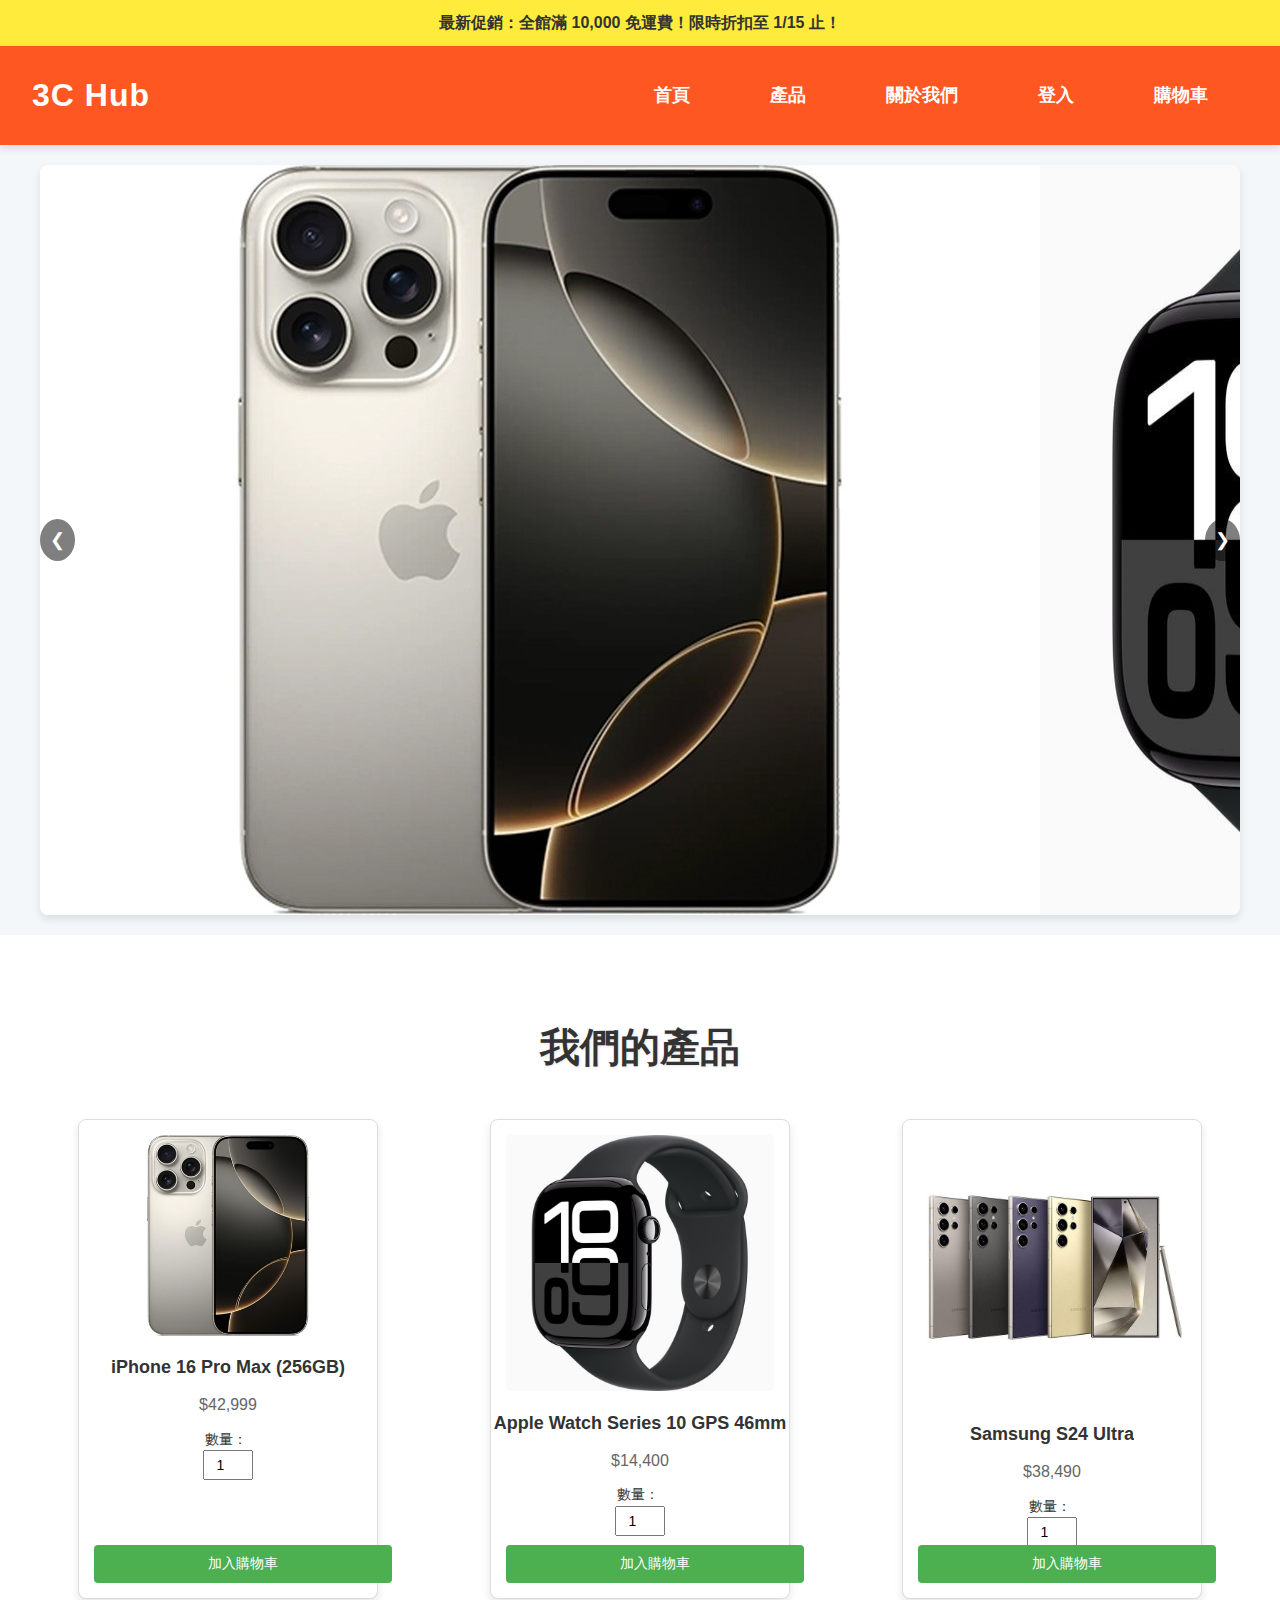
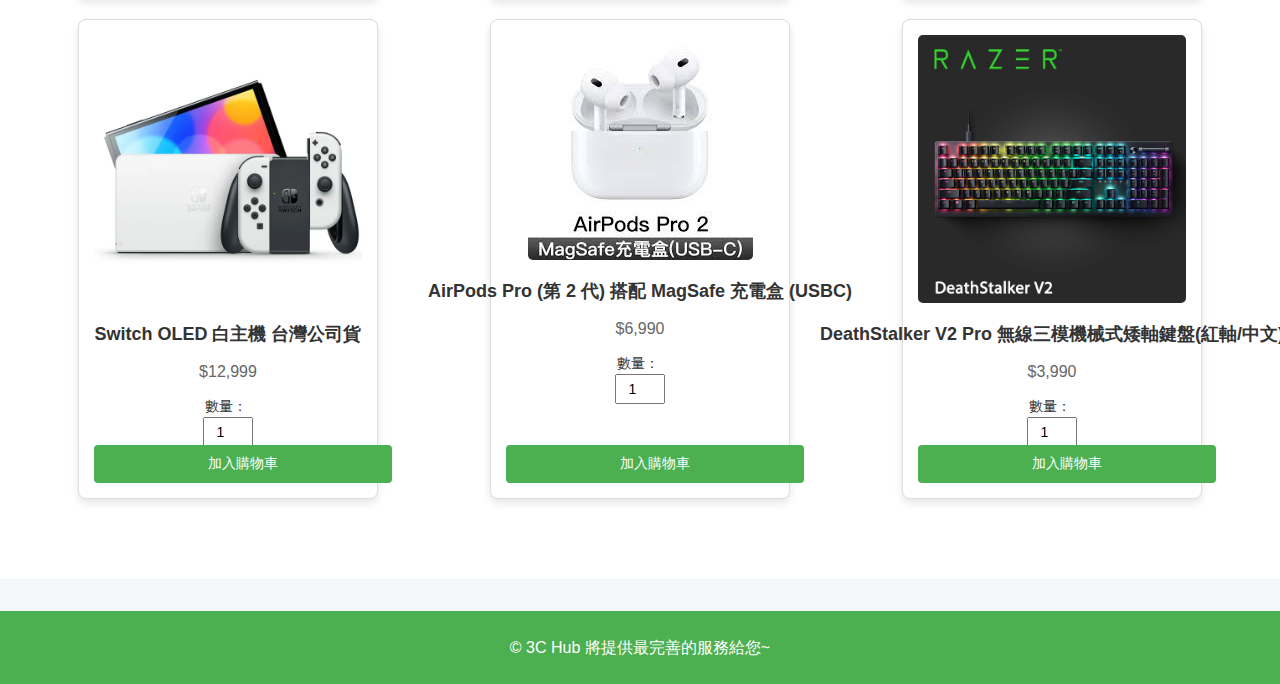
<file: project/index.html>
<!DOCTYPE html>
<html lang="zh">
<head>
    <meta charset="UTF-8">
    <meta name="viewport" content="width=device-width, initial-scale=1.0">
    <title>3C 產品電子商務</title>
    <link rel="stylesheet" href="style.css">
    <style>
        /* 跑馬燈廣告 */
        .marquee {
            background-color: #ffeb3b;
            color: #333;
            padding: 10px;
            text-align: center;
            font-size: 16px;
            font-weight: bold;
            overflow: hidden;
            white-space: nowrap;
        }
        .marquee p {
            display: inline-block;
            animation: marquee 10s linear infinite;
        }
        @keyframes marquee {
            from {
                transform: translateX(100%);
            }
            to {
                transform: translateX(-100%);
            }
        }

        /* 廣告輪播 */
        .carousel {
            width: 100%;
            max-width: 1200px;
            margin: 20px auto;
            position: relative;
            overflow: hidden;
            border-radius: 8px;
            box-shadow: 0 4px 8px rgba(0, 0, 0, 0.1);
        }
        .carousel img {
            width: 100%;
            display: block;
        }
        .carousel-inner {
            display: flex;
            transition: transform 0.5s ease-in-out;
        }
        .carousel-controls {
            position: absolute;
            top: 50%;
            width: 100%;
            display: flex;
            justify-content: space-between;
            transform: translateY(-50%);
        }
        .carousel-controls button {
            background-color: rgba(0, 0, 0, 0.5);
            border: none;
            color: white;
            padding: 10px;
            cursor: pointer;
            font-size: 18px;
            border-radius: 50%;
        }
        .carousel-controls button:hover {
            background-color: rgba(0, 0, 0, 0.7);
        }

        /* 產品展示格 */
        .product-grid {
            display: flex;
            flex-wrap: wrap;
            justify-content: space-around;
            gap: 20px;
        }

        .product {
            width: 300px;
            display: flex;
            flex-direction: column;
            align-items: center;
            padding: 15px;
            box-sizing: border-box;
            text-align: center;
            background-color: #ffffff;
            border: 1px solid #ddd;
            border-radius: 8px;
            box-shadow: 0 4px 8px rgba(0, 0, 0, 0.1);
            transition: transform 0.3s ease, box-shadow 0.3s ease;
            height: 480px;
            position: relative;
        }

        .product:hover {
            transform: translateY(-5px);
            box-shadow: 0 8px 16px rgba(0, 0, 0, 0.2);
        }

        .product img {
            width: 100%;
            height: auto;
            max-width: 300px;
            margin-bottom: 10px;
            border-radius: 5px;
        }

        .product h3 {
            font-size: 18px;
            margin-bottom: 10px;
            color: #333;
            overflow: hidden;
            text-overflow: ellipsis;
            white-space: nowrap;
        }

        .product p {
            font-size: 16px;
            margin-bottom: 10px;
            color: #666;
        }

        .product label {
            font-size: 14px;
            margin-right: 5px;
        }

        .product input {
            padding: 5px;
            font-size: 14px;
            width: 50px;
            text-align: center;
            margin-bottom: 10px;
        }

        .product button {
            background-color: #4CAF50;
            color: white;
            border: none;
            padding: 10px;
            cursor: pointer;
            width: 100%;
            font-size: 14px;
            border-radius: 4px;
            transition: background-color 0.3s ease;
            position: absolute;
            bottom: 15px;
            left: 15px;
            right: 15px;
        }

        .product button:hover {
            background-color: #45a049;
        }
    </style>
    <script>
        let currentIndex = 0;

        function showSlide(index) {
            const slides = document.querySelectorAll('.carousel-inner img');
            const totalSlides = slides.length;
            if (index >= totalSlides) currentIndex = 0;
            else if (index < 0) currentIndex = totalSlides - 1;
            else currentIndex = index;
            const offset = -currentIndex * 100;
            document.querySelector('.carousel-inner').style.transform = `translateX(${offset}%)`;
        }

        function nextSlide() {
            showSlide(currentIndex + 1);
        }

        function prevSlide() {
            showSlide(currentIndex - 1);
        }

        setInterval(nextSlide, 5000);

        document.addEventListener('DOMContentLoaded', () => {
            document.querySelector('.prev').addEventListener('click', prevSlide);
            document.querySelector('.next').addEventListener('click', nextSlide);
        });

        // 加入購物車功能
        function addToCart(productName, price, quantityId) {
            const quantity = document.getElementById(quantityId).value;
            
            // 建立商品物件
            const product = {
                name: productName,
                price: price,
                quantity: quantity
            };
            
            // 檢查購物車是否存在，若無則創建空的購物車
            let cart = JSON.parse(localStorage.getItem('cart')) || [];

            // 檢查該商品是否已經在購物車中
            const productIndex = cart.findIndex(item => item.name === productName);
            if (productIndex >= 0) {
                // 如果商品已經在購物車中，更新數量
                cart[productIndex].quantity = parseInt(cart[productIndex].quantity) + parseInt(quantity);
            } else {
                // 如果商品不在購物車中，將其加入購物車
                cart.push(product);
            }

            // 保存更新後的購物車到 localStorage
            localStorage.setItem('cart', JSON.stringify(cart));

            // 顯示提示訊息
            alert(`${productName} 已加入購物車`);
        }
    </script>
</head>
<body>
    <!-- 跑馬燈廣告 -->
    <div class="marquee">
        <p>最新促銷：全館滿 10,000 免運費！限時折扣至 1/15 止！</p>
    </div>

    <header>
        <nav class="navbar">
            <div class="logo">3C Hub</div>
            <ul class="nav-links">
                <li><a href="index.html">首頁</a></li>
                <li><a href="#products">產品</a></li>
                <li><a href="about.html">關於我們</a></li>
                <li><a href="login.html">登入</a></li>
                <li><a href="cart.html">購物車</a></li>
            </ul>
        </nav>
    </header>

    <!-- 廣告輪播區 -->
    <div class="carousel">
        <div class="carousel-inner">
            <img src="messageImage_1735574406288.jpg" alt="iPhone 16 Pro Max">
            <img src="messageImage_1735574452707.jpg" alt="Apple Watch Series 10">
            <img src="messageImage_1735574488233.jpg" alt="Samsung S24 Ultra">
            <img src="messageImage_1735574593261.jpg" alt="Switch OLED">
            <img src="messageImage_1735574620354.jpg" alt="AirPods Pro 2nd Gen">
            <img src="messageImage_1735574896942.jpg" alt="DeathStalker V2 Pro">
        </div>
        <div class="carousel-controls">
            <button class="prev">&#10094;</button>
            <button class="next">&#10095;</button>
        </div>
    </div>

    <main>
        <section id="products" class="products-section">
            <h2>我們的產品</h2>
            <div class="product-grid">
                <!-- 商品 1 -->
                <div class="product">
                    <a href="product1.html">
                    <img src="messageImage_1735574406288.jpg" alt="iPhone 16 Pro Max">
                    </a>
                    <h3>iPhone 16 Pro Max (256GB)</h3>
                    <p>$42,999</p>
                    <label for="quantity-1">數量：</label>
                    <input type="number" id="quantity-1" min="1" value="1">
                    <button onclick="addToCart('iPhone 16 Pro Max (256GB)', 42999, 'quantity-1')">加入購物車</button>
                </div>
                <!-- 商品 2 -->
                <div class="product">
                    <a href="product2.html">
                    <img src="messageImage_1735574452707.jpg" alt="Apple Watch Series 10">
                    </a>
                    <h3>Apple Watch Series 10 GPS 46mm</h3>
                    <p>$14,400</p>
                    <label for="quantity-2">數量：</label>
                    <input type="number" id="quantity-2" min="1" value="1">
                    <button onclick="addToCart('Apple Watch Series 10 GPS 46mm', 14400, 'quantity-2')">加入購物車</button>
                </div>
                <!-- 商品 3 -->
                <div class="product">
                    <a href="product3.html">
                    <img src="messageImage_1735574488233.jpg" alt="Samsung S24 Ultra">
                    </a>
                    <h3>Samsung S24 Ultra</h3>
                    <p>$38,490</p>
                    <label for="quantity-3">數量：</label>
                    <input type="number" id="quantity-3" min="1" value="1">
                    <button onclick="addToCart('Samsung S24 Ultra', 38490, 'quantity-3')">加入購物車</button>
                </div>
                <!-- 商品 4 -->
                <div class="product">
                    <a href="product4.html">
                    <img src="messageImage_1735574593261.jpg" alt="Switch OLED">
                    </a>
                    <h3>Switch OLED 白主機 台灣公司貨</h3>
                    <p>$12,999</p>
                    <label for="quantity-4">數量：</label>
                    <input type="number" id="quantity-4" min="1" value="1">
                    <button onclick="addToCart('Switch OLED 白主機 台灣公司貨', 12999, 'quantity-4')">加入購物車</button>
                </div>
                <!-- 商品 5 -->
                <div class="product">
                    <a href="product5.html">
                    <img src="messageImage_1735574620354.jpg" alt="AirPods Pro 2nd Gen">
                    </a>
                    <h3>AirPods Pro (第 2 代) 搭配 MagSafe 充電盒 (USBC)</h3>
                    <p>$6,990</p>
                    <label for="quantity-5">數量：</label>
                    <input type="number" id="quantity-5" min="1" value="1">
                    <button onclick="addToCart('AirPods Pro (第 2 代) 搭配 MagSafe 充電盒 (USBC)', 6990, 'quantity-5')">加入購物車</button>
                </div>
                <!-- 商品 6 -->
                <div class="product">
                    <a href="product6.html">
                    <img src="messageImage_1735574896942.jpg" alt="DeathStalker V2 Pro">
                    </a> 
                    <h3>DeathStalker V2 Pro 無線三模機械式矮軸鍵盤(紅軸/中文)</h3>
                    <p>$3,990</p>
                    <label for="quantity-6">數量：</label>
                    <input type="number" id="quantity-6" min="1" value="1">
                    <button onclick="addToCart('DeathStalker V2 Pro 無線三模機械式矮軸鍵盤(紅軸/中文)', 3990, 'quantity-6')">加入購物車</button>
                </div>
            </div>
        </section>
    </main>

    <footer>
        <p>&copy; 3C Hub 將提供最完善的服務給您~</p>
    </footer>
</body>
</html>
</file>
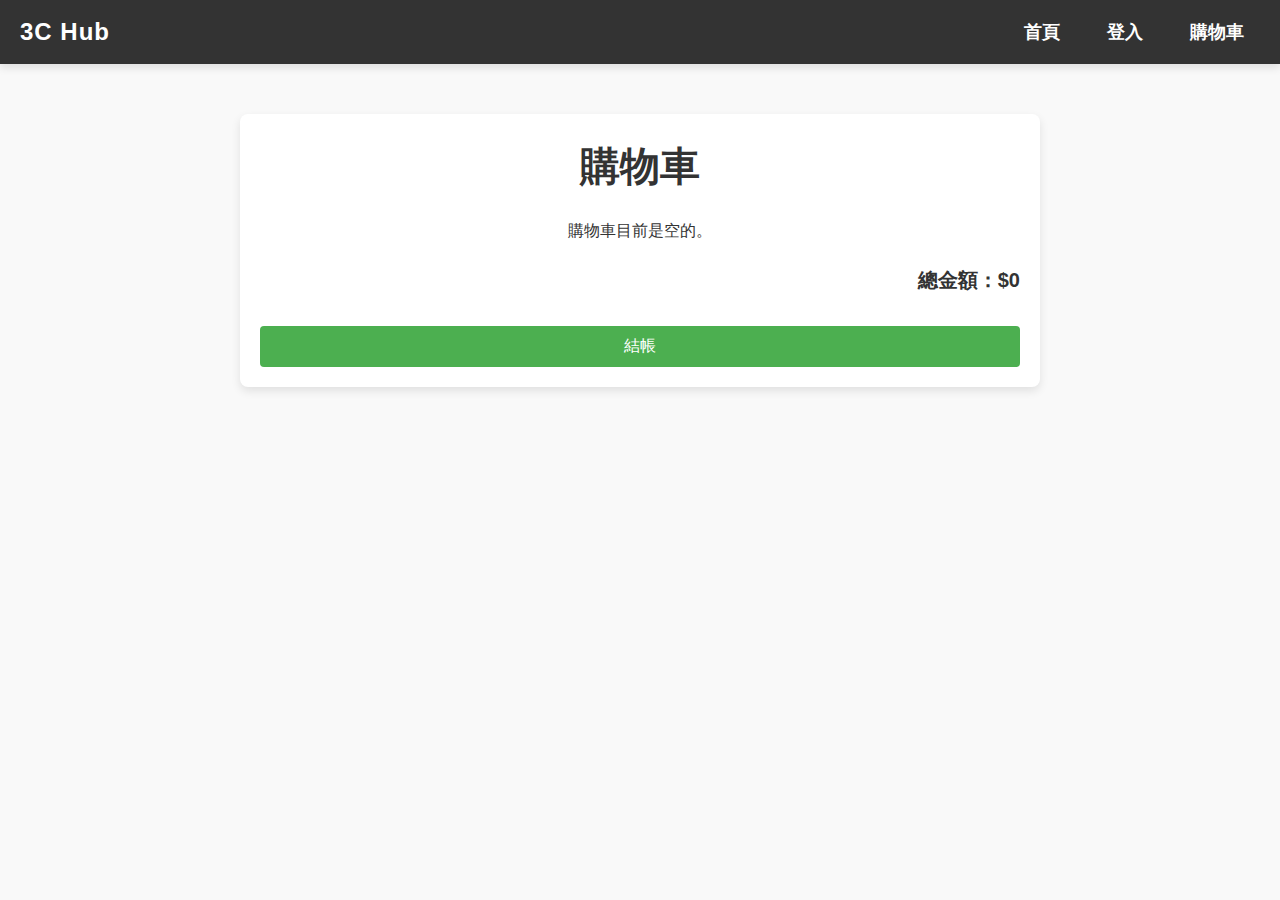
<file: project/cart.html>
<!DOCTYPE html>
<html lang="en">
<head>
    <meta charset="UTF-8">
    <meta name="viewport" content="width=device-width, initial-scale=1.0">
    <title>購物車 - 3C Hub</title>
    <link rel="stylesheet" href="style.css">
    <script>
        // 顯示購物車內容
        function displayCart() {
            const cart = JSON.parse(localStorage.getItem("cart")) || [];
            const cartContainer = document.getElementById("cart-items");
            const totalContainer = document.getElementById("cart-total");

            cartContainer.innerHTML = ""; // 清空內容
            let totalAmount = 0;

            if (cart.length === 0) {
                cartContainer.innerHTML = "<p>購物車目前是空的。</p>";
                totalContainer.textContent = "總金額：$0";
                return;
            }

            cart.forEach((item, index) => {
                const cartItem = document.createElement("div");
                cartItem.classList.add("cart-item");
                cartItem.innerHTML = `
                    <img src="${item.image}" alt="${item.name}" class="cart-item-image">
                    <div class="cart-item-details">
                        <h3>${item.name}</h3>
                        <p class="cart-item-price">$${item.price.toLocaleString()}</p>
                    </div>
                    <button class="btn remove-btn" onclick="removeFromCart(${index})">移除</button>
                `;
                cartContainer.appendChild(cartItem);
                totalAmount += item.price;
            });

            totalContainer.textContent = `總金額：$${totalAmount.toLocaleString()}`;
        }

        // 從購物車移除商品
        function removeFromCart(index) {
            const cart = JSON.parse(localStorage.getItem("cart")) || [];
            cart.splice(index, 1);
            localStorage.setItem("cart", JSON.stringify(cart));
            displayCart();
        }

        // 處理結帳流程
        function handleCheckout() {
            const cart = JSON.parse(localStorage.getItem("cart")) || [];
            if (cart.length === 0) {
                alert("您的購物車是空的，請先選擇商品！");
                return;
            }

            // 顯示結帳成功訊息
            alert("感謝您的購買！訂單已完成。");
            // 清空購物車
            localStorage.removeItem("cart");
            // 跳轉到感謝頁面或更新畫面
            window.location.href = "thankyou.html";
        }

        // 初始化購物車畫面
        document.addEventListener("DOMContentLoaded", displayCart);
    </script>
    <style>
        /* CSS - 基本樣式美化 */
        body {
            font-family: Arial, sans-serif;
            margin: 0;
            padding: 0;
            box-sizing: border-box;
            background-color: #f9f9f9;
        }

        .navbar {
            display: flex;
            justify-content: space-between;
            align-items: center;
            padding: 10px 20px;
            background-color: #333;
            color: white;
        }

        .navbar .logo {
            font-size: 24px;
            font-weight: bold;
        }

        .navbar .nav-links a {
            color: white;
            text-decoration: none;
            margin-left: 15px;
        }

        .cart-section {
            max-width: 800px;
            margin: 50px auto;
            padding: 20px;
            background: white;
            border-radius: 8px;
            box-shadow: 0 4px 10px rgba(0, 0, 0, 0.1);
        }

        .cart-section h1 {
            text-align: center;
            margin-bottom: 20px;
            color: #333;
        }

        .cart-items {
            margin-bottom: 20px;
        }

        .cart-item {
            display: flex;
            align-items: center;
            justify-content: space-between;
            border-bottom: 1px solid #ddd;
            padding: 10px 0;
        }

        .cart-item img {
            width: 80px;
            height: 80px;
            object-fit: cover;
            border-radius: 8px;
        }

        .cart-item-details {
            flex: 1;
            margin-left: 15px;
        }

        .cart-item-details h3 {
            margin: 0;
            font-size: 18px;
            color: #333;
        }

        .cart-item-price {
            margin: 5px 0;
            font-size: 16px;
            color: #888;
        }

        .remove-btn {
            background-color: #ff4d4f;
            color: white;
            border: none;
            border-radius: 4px;
            padding: 8px 12px;
            cursor: pointer;
            font-size: 14px;
        }

        .remove-btn:hover {
            background-color: #d9363e;
        }

        .cart-total {
            text-align: right;
            font-size: 20px;
            font-weight: bold;
            margin-top: 20px;
            color: #333;
        }

        .checkout {
            text-align: center;
            margin-top: 30px;
        }

        .checkout .btn {
            background-color: #4caf50;
            color: white;
            border: none;
            border-radius: 4px;
            padding: 10px 20px;
            font-size: 16px;
            cursor: pointer;
        }

        .checkout .btn:hover {
            background-color: #45a049;
        }
    </style>
</head>
<body>
    <header>
        <nav class="navbar">
            <div class="logo">3C Hub</div>
            <div class="nav-links">
                <a href="index.html">首頁</a>
                <a href="login.html">登入</a>
                <a href="cart.html">購物車</a>
            </div>
        </nav>
    </header>

    <main>
        <section class="cart-section">
            <h1>購物車</h1>
            <div id="cart-items" class="cart-items">
                <!-- 購物車商品會動態載入到這裡 -->
            </div>
            <div id="cart-total" class="cart-total">
                <!-- 總金額會動態載入到這裡 -->
            </div>
            <div class="checkout">
                <button class="btn" onclick="handleCheckout()">結帳</button>
            </div>
        </section>
    </main>
</body>
</html>
</file>
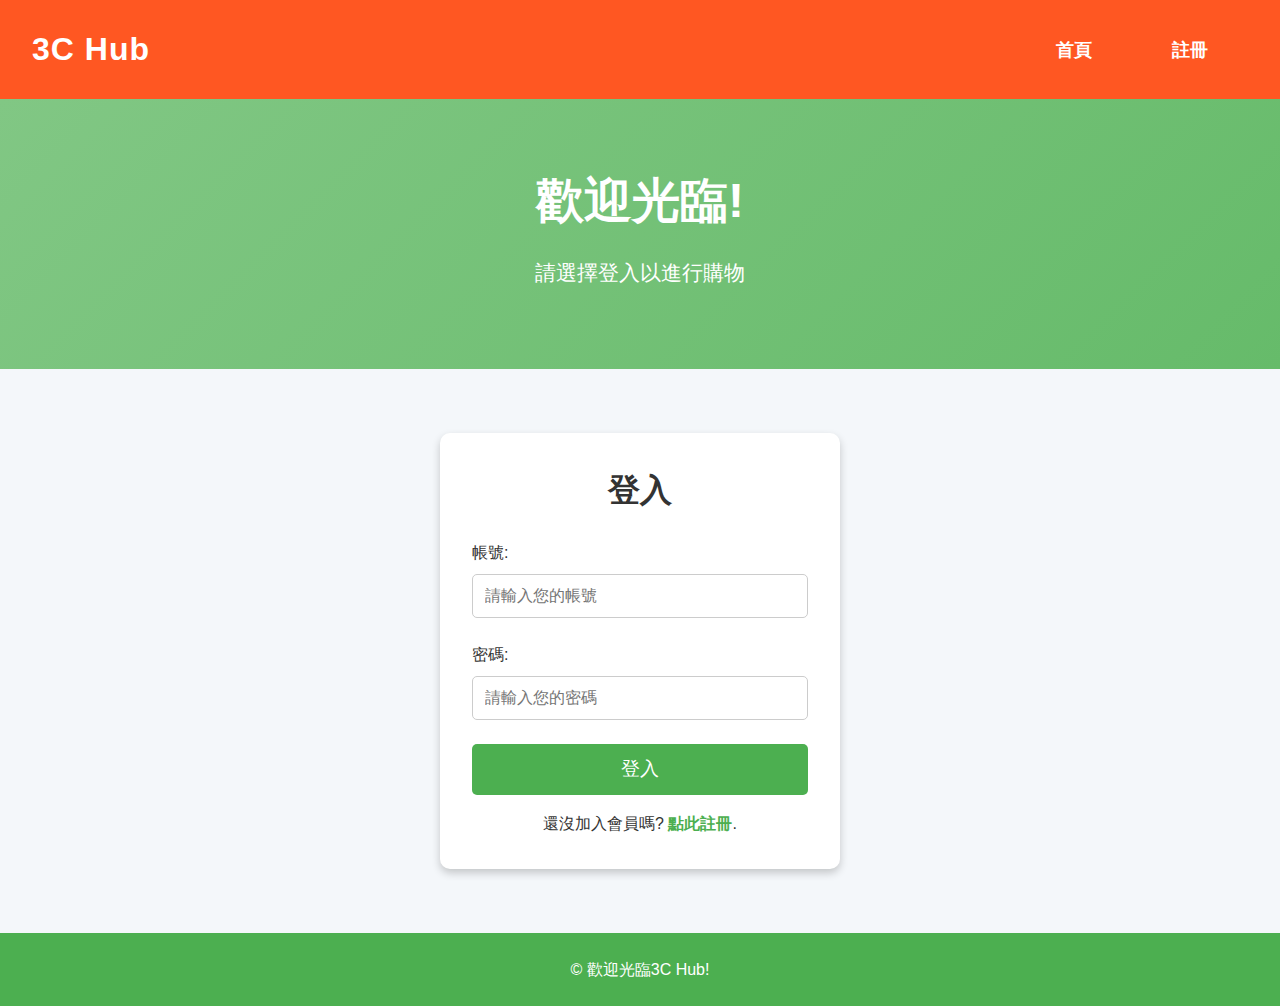
<file: project/login.html>
<!DOCTYPE html>
<html lang="en">
<head>
    <meta charset="UTF-8">
    <meta name="viewport" content="width=device-width, initial-scale=1.0">
    <title>Login - 3C Hub</title>
    <link rel="stylesheet" href="style.css">
</head>
<body>
    <header>
        <nav class="navbar">
            <div class="logo">3C Hub</div>
            <ul class="nav-links">
                <li><a href="index.html">首頁</a></li>
                <li><a href="register.html">註冊</a></li>
            </ul>
        </nav>
    </header>

    <main>
        <section class="login-hero">
            <h1>歡迎光臨!</h1>
            <p>請選擇登入以進行購物</p>
        </section>

        <section class="login-card">
            <div class="card">
                <h2>登入</h2>
                <form action="dashboard.html" method="POST" class="login-form">
                    <div class="form-group">
                        <label for="email">帳號:</label>
                        <input type="email" id="email" name="email" placeholder="請輸入您的帳號" required>
                    </div>
                    <div class="form-group">
                        <label for="password">密碼:</label>
                        <input type="password" id="password" name="password" placeholder="請輸入您的密碼" required>
                    </div>
                    <button type="submit" class="btn">登入</button>
                </form>
                <p class="signup-link">還沒加入會員嗎? <a href="register.html">點此註冊</a>.</p>
            </div>
        </section>
    </main>

    <footer>
        <p>&copy; 歡迎光臨3C Hub!</p>
    </footer>
</body>
</html>
</file>
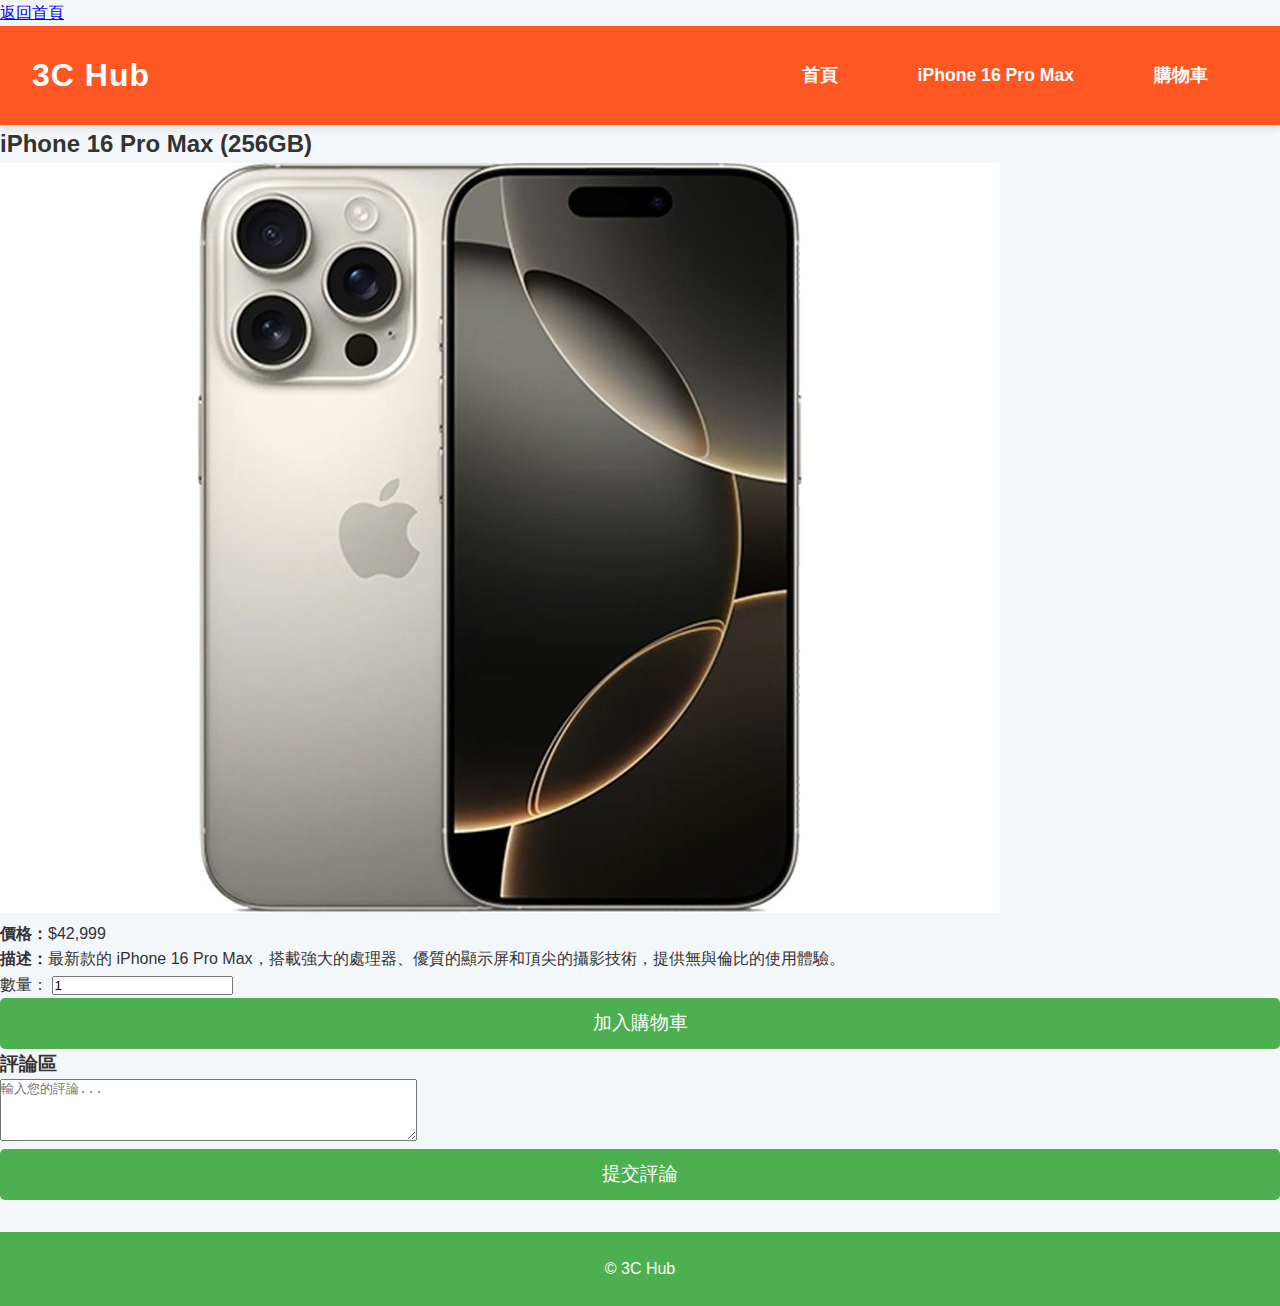
<file: project/product1.html>
<!DOCTYPE html>
<html lang="zh">
<head>
    <meta charset="UTF-8">
    <meta name="viewport" content="width=device-width, initial-scale=1.0">
    <title>iPhone 16 Pro Max 詳細頁面</title>
    <link rel="stylesheet" href="style.css">
    <a href="index.html">返回首頁</a>
    <script>
        // 註冊評論
        function submitComment() {
            const commentInput = document.getElementById("commentInput");
            const commentList = document.getElementById("commentList");
            const newComment = commentInput.value.trim();

            if (newComment) {
                const li = document.createElement("li");
                li.textContent = newComment;
                commentList.appendChild(li);
                commentInput.value = "";
            } else {
                alert("請輸入評論內容！");
            }
        }
    </script>
</head>
<body>
    <header>
        <nav class="navbar">
            <div class="logo">3C Hub</div>
            <ul class="nav-links">
                <li><a href="index.html">首頁</a></li>
                <li><a href="product1.html">iPhone 16 Pro Max</a></li>
                <li><a href="cart.html">購物車</a></li>
            </ul>
        </nav>
    </header>

    <main>
        <section class="product-detail">
            <h2>iPhone 16 Pro Max (256GB)</h2>
            <img src="messageImage_1735574406288.jpg" alt="iPhone 16 Pro Max">
            <p><strong>價格：</strong>$42,999</p>
            <p><strong>描述：</strong>最新款的 iPhone 16 Pro Max，搭載強大的處理器、優質的顯示屏和頂尖的攝影技術，提供無與倫比的使用體驗。</p>
            <label for="quantity">數量：</label>
            <input type="number" id="quantity" min="1" value="1">
            <button class="btn" onclick="addToCart('iPhone 16 Pro Max (256GB)', 42999, 'quantity')">加入購物車</button>
        </section>

        <section class="comments-section">
            <h3>評論區</h3>
            <textarea id="commentInput" placeholder="輸入您的評論..." rows="4" cols="50"></textarea><br>
            <button class="btn" onclick="submitComment()">提交評論</button>
            <ul id="commentList">
                <!-- 註冊的評論會顯示在這裡 -->
            </ul>
        </section>
    </main>

    <footer>
        <p>&copy; 3C Hub</p>
    </footer>
</body>
</html>
</file>
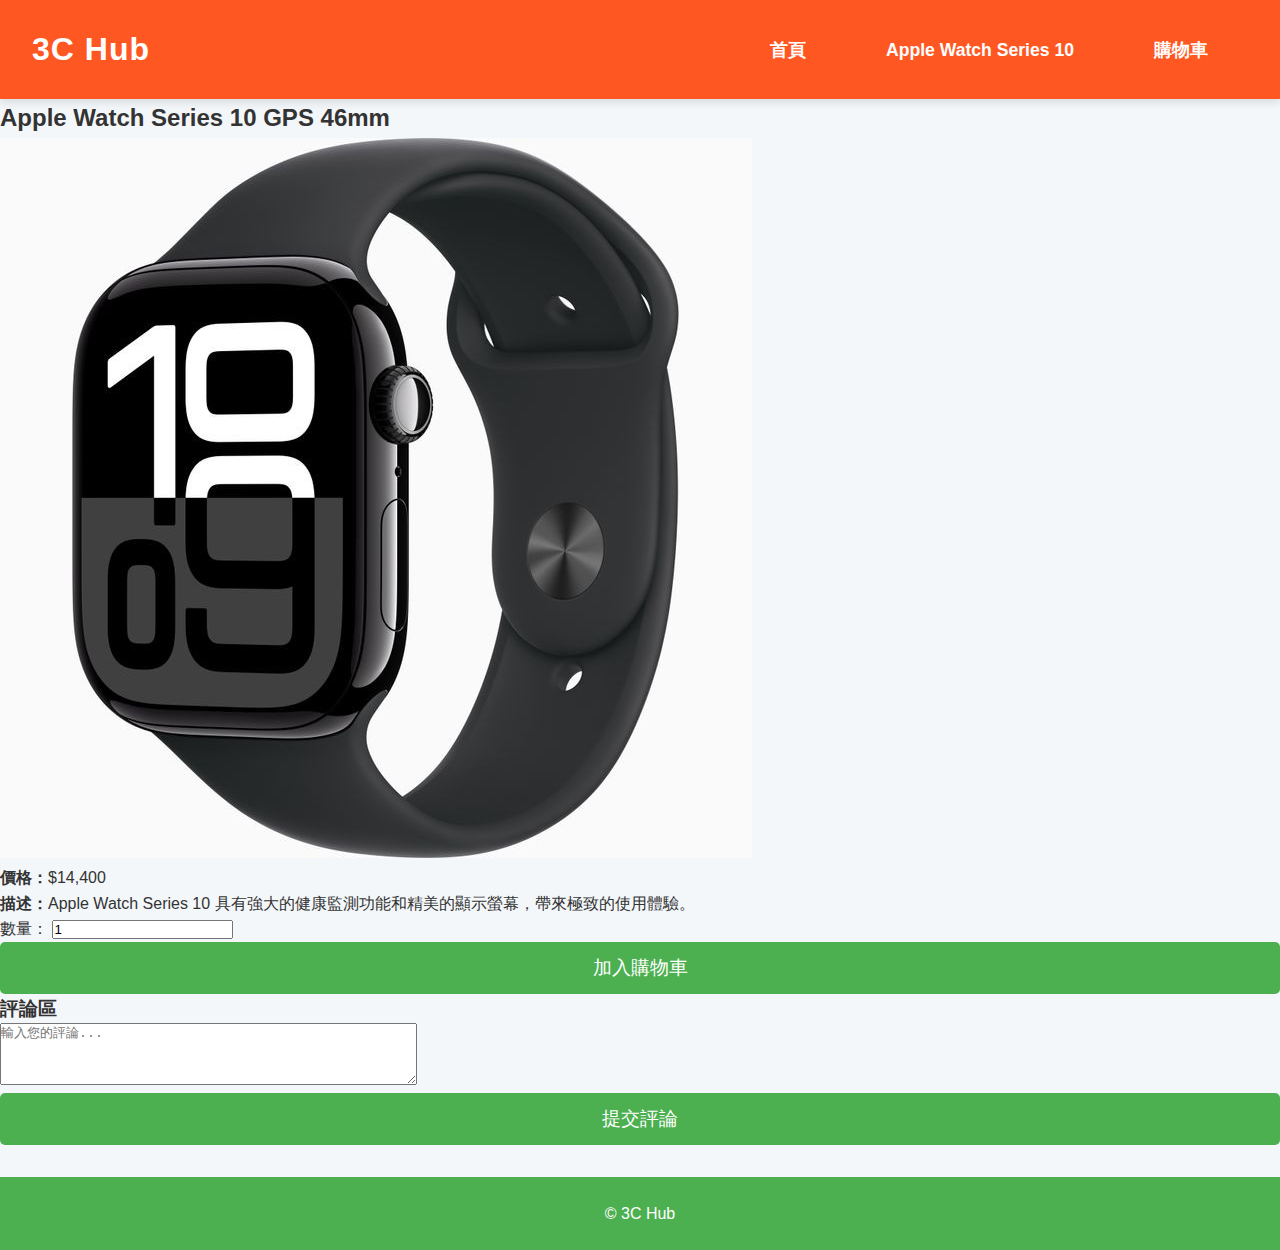
<file: project/product2.html>
<!DOCTYPE html>
<html lang="zh">
<head>
    <meta charset="UTF-8">
    <meta name="viewport" content="width=device-width, initial-scale=1.0">
    <title>Apple Watch Series 10 詳細頁面</title>
    <link rel="stylesheet" href="style.css">
    <script>
        // 註冊評論
        function submitComment() {
            const commentInput = document.getElementById("commentInput");
            const commentList = document.getElementById("commentList");
            const newComment = commentInput.value.trim();

            if (newComment) {
                const li = document.createElement("li");
                li.textContent = newComment;
                commentList.appendChild(li);
                commentInput.value = "";
            } else {
                alert("請輸入評論內容！");
            }
        }
    </script>
</head>
<body>
    <header>
        <nav class="navbar">
            <div class="logo">3C Hub</div>
            <ul class="nav-links">
                <li><a href="index.html">首頁</a></li>
                <li><a href="product2.html">Apple Watch Series 10</a></li>
                <li><a href="cart.html">購物車</a></li>
            </ul>
        </nav>
    </header>

    <main>
        <section class="product-detail">
            <h2>Apple Watch Series 10 GPS 46mm</h2>
            <img src="messageImage_1735574452707.jpg" alt="Apple Watch Series 10">
            <p><strong>價格：</strong>$14,400</p>
            <p><strong>描述：</strong>Apple Watch Series 10 具有強大的健康監測功能和精美的顯示螢幕，帶來極致的使用體驗。</p>
            <label for="quantity">數量：</label>
            <input type="number" id="quantity" min="1" value="1">
            <button class="btn" onclick="addToCart('Apple Watch Series 10 GPS 46mm', 14400, 'quantity')">加入購物車</button>
        </section>

        <section class="comments-section">
            <h3>評論區</h3>
            <textarea id="commentInput" placeholder="輸入您的評論..." rows="4" cols="50"></textarea><br>
            <button class="btn" onclick="submitComment()">提交評論</button>
            <ul id="commentList">
                <!-- 註冊的評論會顯示在這裡 -->
            </ul>
        </section>
    </main>

    <footer>
        <p>&copy; 3C Hub</p>
    </footer>
</body>
</html>
</file>
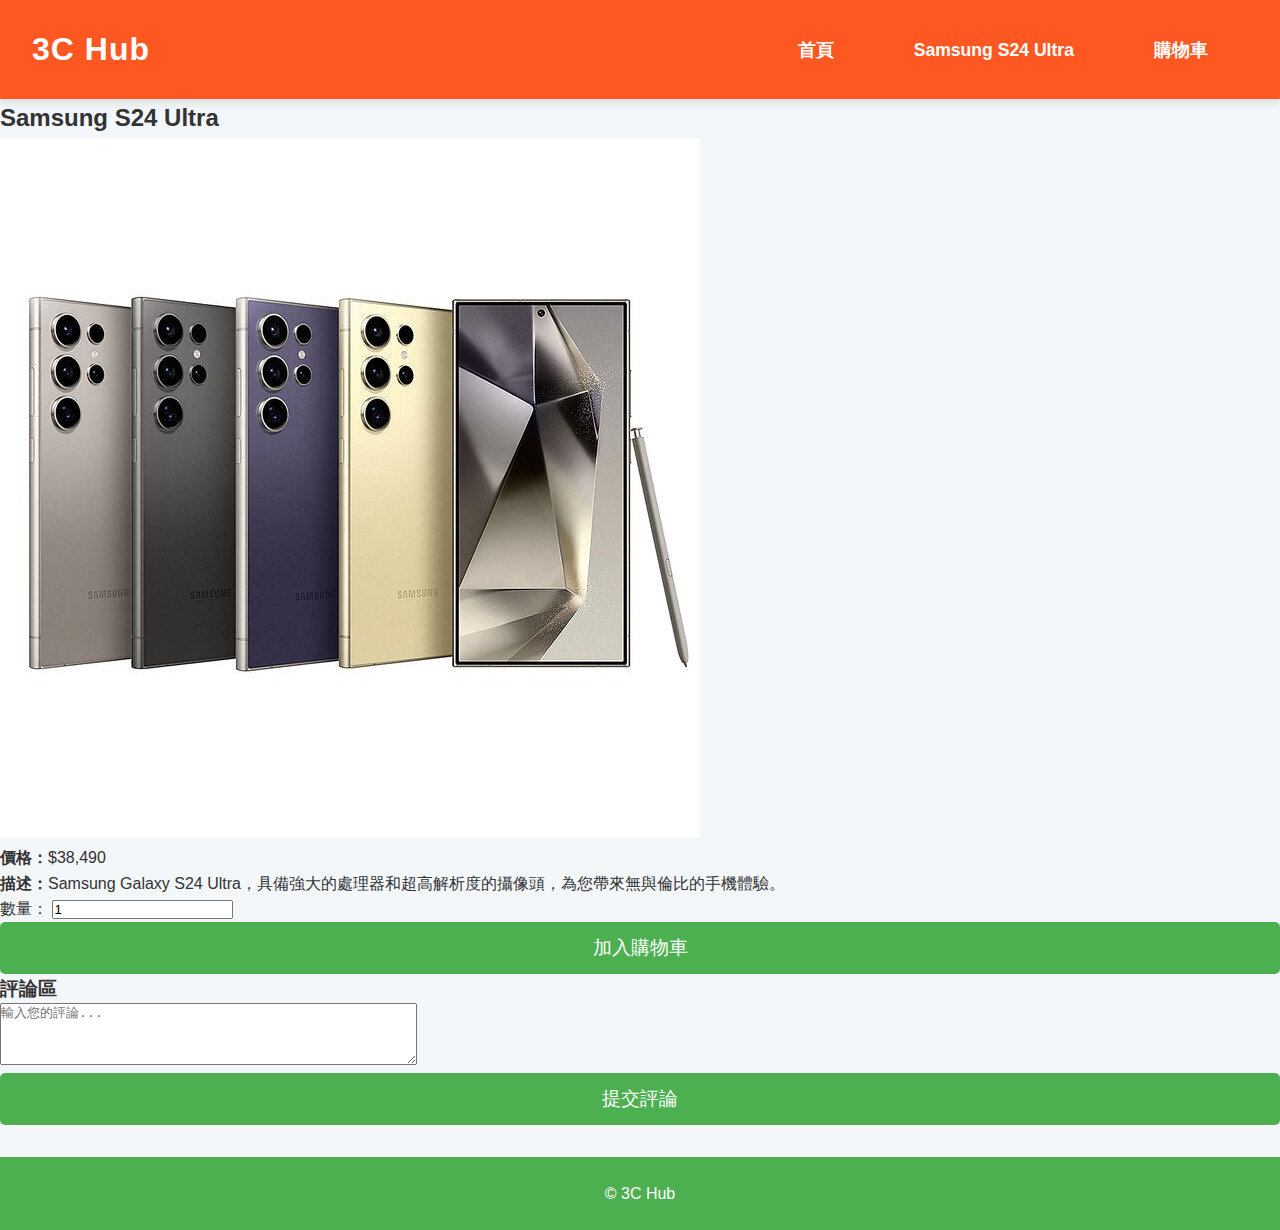
<file: project/product3.html>
<!DOCTYPE html>
<html lang="zh">
<head>
    <meta charset="UTF-8">
    <meta name="viewport" content="width=device-width, initial-scale=1.0">
    <title>Samsung S24 Ultra 詳細頁面</title>
    <link rel="stylesheet" href="style.css">
    <script>
        // 註冊評論
        function submitComment() {
            const commentInput = document.getElementById("commentInput");
            const commentList = document.getElementById("commentList");
            const newComment = commentInput.value.trim();

            if (newComment) {
                const li = document.createElement("li");
                li.textContent = newComment;
                commentList.appendChild(li);
                commentInput.value = "";
            } else {
                alert("請輸入評論內容！");
            }
        }
    </script>
</head>
<body>
    <header>
        <nav class="navbar">
            <div class="logo">3C Hub</div>
            <ul class="nav-links">
                <li><a href="index.html">首頁</a></li>
                <li><a href="product3.html">Samsung S24 Ultra</a></li>
                <li><a href="cart.html">購物車</a></li>
            </ul>
        </nav>
    </header>

    <main>
        <section class="product-detail">
            <h2>Samsung S24 Ultra</h2>
            <img src="messageImage_1735574488233.jpg" alt="Samsung S24 Ultra">
            <p><strong>價格：</strong>$38,490</p>
            <p><strong>描述：</strong>Samsung Galaxy S24 Ultra，具備強大的處理器和超高解析度的攝像頭，為您帶來無與倫比的手機體驗。</p>
            <label for="quantity">數量：</label>
            <input type="number" id="quantity" min="1" value="1">
            <button class="btn" onclick="addToCart('Samsung S24 Ultra', 38490, 'quantity')">加入購物車</button>
        </section>

        <section class="comments-section">
            <h3>評論區</h3>
            <textarea id="commentInput" placeholder="輸入您的評論..." rows="4" cols="50"></textarea><br>
            <button class="btn" onclick="submitComment()">提交評論</button>
            <ul id="commentList">
                <!-- 註冊的評論會顯示在這裡 -->
            </ul>
        </section>
    </main>

    <footer>
        <p>&copy; 3C Hub</p>
    </footer>
</body>
</html>
</file>
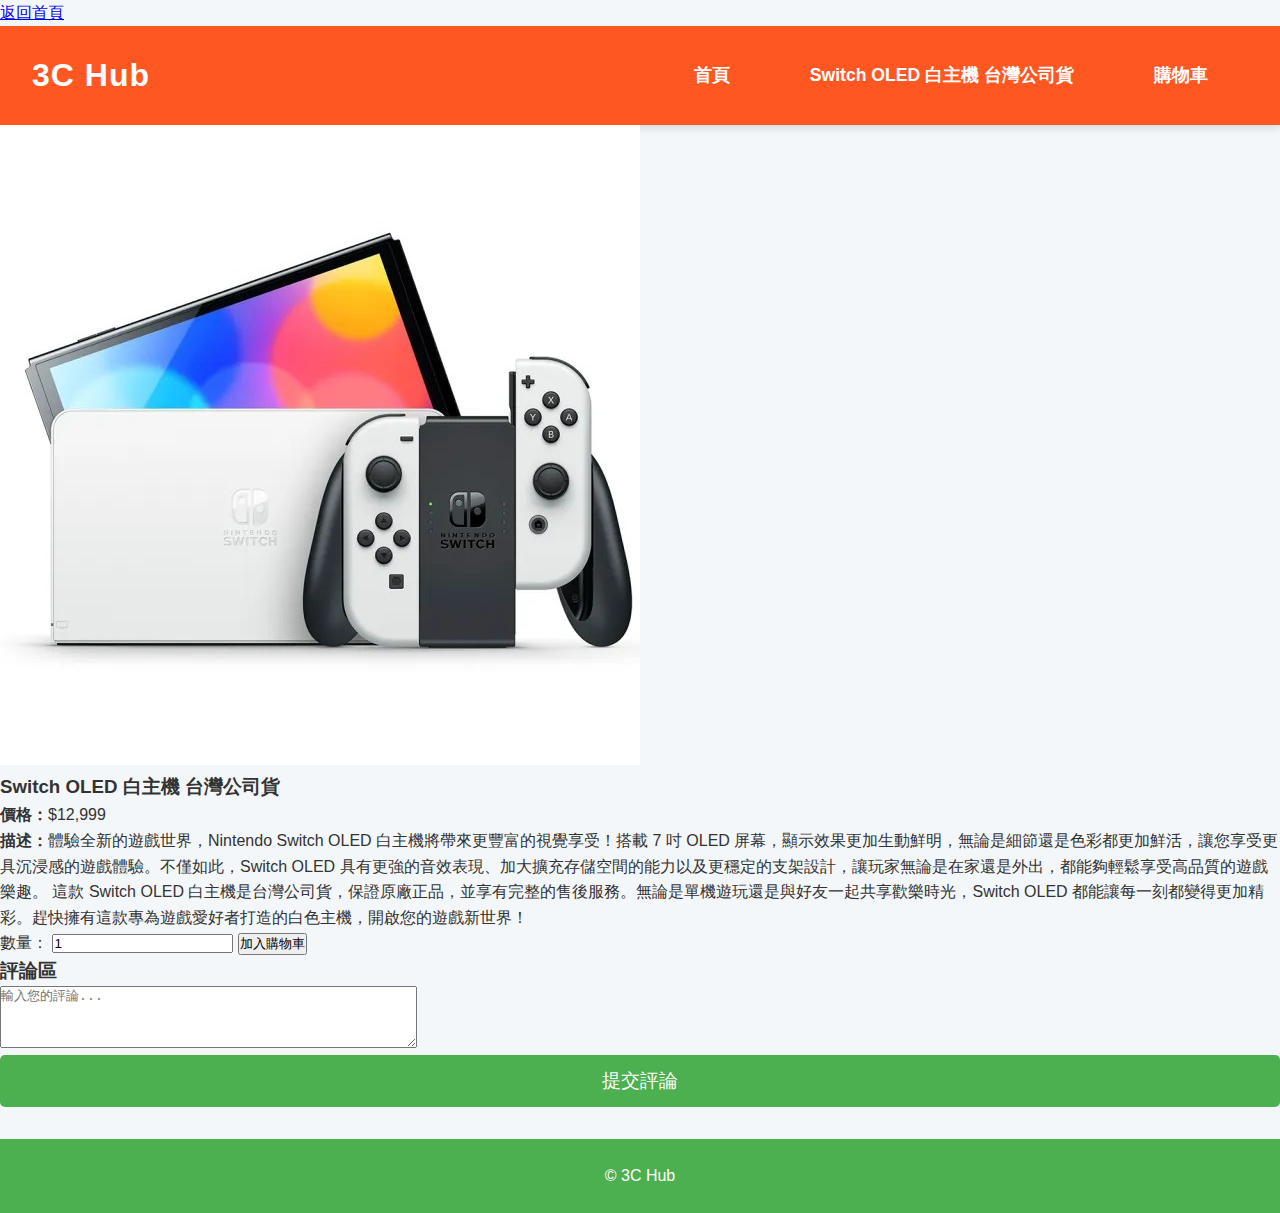
<file: project/product4.html>
<!DOCTYPE html>
<html lang="zh">
<head>
    <meta charset="UTF-8">
    <meta name="viewport" content="width=device-width, initial-scale=1.0">
    <title>iPhone 16 Pro Max 詳細頁面</title>
    <link rel="stylesheet" href="style.css">
    <a href="index.html">返回首頁</a>
    <script>
        // 註冊評論
        function submitComment() {
            const commentInput = document.getElementById("commentInput");
            const commentList = document.getElementById("commentList");
            const newComment = commentInput.value.trim();

            if (newComment) {
                const li = document.createElement("li");
                li.textContent = newComment;
                commentList.appendChild(li);
                commentInput.value = "";
            } else {
                alert("請輸入評論內容！");
            }
        }
    </script>
</head>
<body>
    <header>
        <nav class="navbar">
            <div class="logo">3C Hub</div>
            <ul class="nav-links">
                <li><a href="index.html">首頁</a></li>
                <li><a href="product4.html">Switch OLED 白主機 台灣公司貨</a></li>
                <li><a href="cart.html">購物車</a></li>
            </ul>
        </nav>
    </header>

    <main>
        <section class="product-detail">
            <a href="product4.html">
                <img src="messageImage_1735574593261.jpg" alt="Switch OLED">
                
                </a>
                <h3>Switch OLED 白主機 台灣公司貨</h3>
                <p><strong>價格：</strong>$12,999</p>
                <p><strong>描述：</strong>體驗全新的遊戲世界，Nintendo Switch OLED 白主機將帶來更豐富的視覺享受！搭載 7 吋 OLED 屏幕，顯示效果更加生動鮮明，無論是細節還是色彩都更加鮮活，讓您享受更具沉浸感的遊戲體驗。不僅如此，Switch OLED 具有更強的音效表現、加大擴充存儲空間的能力以及更穩定的支架設計，讓玩家無論是在家還是外出，都能夠輕鬆享受高品質的遊戲樂趣。

                    這款 Switch OLED 白主機是台灣公司貨，保證原廠正品，並享有完整的售後服務。無論是單機遊玩還是與好友一起共享歡樂時光，Switch OLED 都能讓每一刻都變得更加精彩。趕快擁有這款專為遊戲愛好者打造的白色主機，開啟您的遊戲新世界！</p>
                <label for="quantity-4">數量：</label>
                <input type="number" id="quantity-4" min="1" value="1">
                <button onclick="addToCart('Switch OLED 白主機 台灣公司貨', 12999, 'quantity-4')">加入購物車</button>
        </section>

        <section class="comments-section">
            <h3>評論區</h3>
            <textarea id="commentInput" placeholder="輸入您的評論..." rows="4" cols="50"></textarea><br>
            <button class="btn" onclick="submitComment()">提交評論</button>
            <ul id="commentList">
                <!-- 註冊的評論會顯示在這裡 -->
            </ul>
        </section>
    </main>

    <footer>
        <p>&copy; 3C Hub</p>
    </footer>
</body>
</html>
</file>
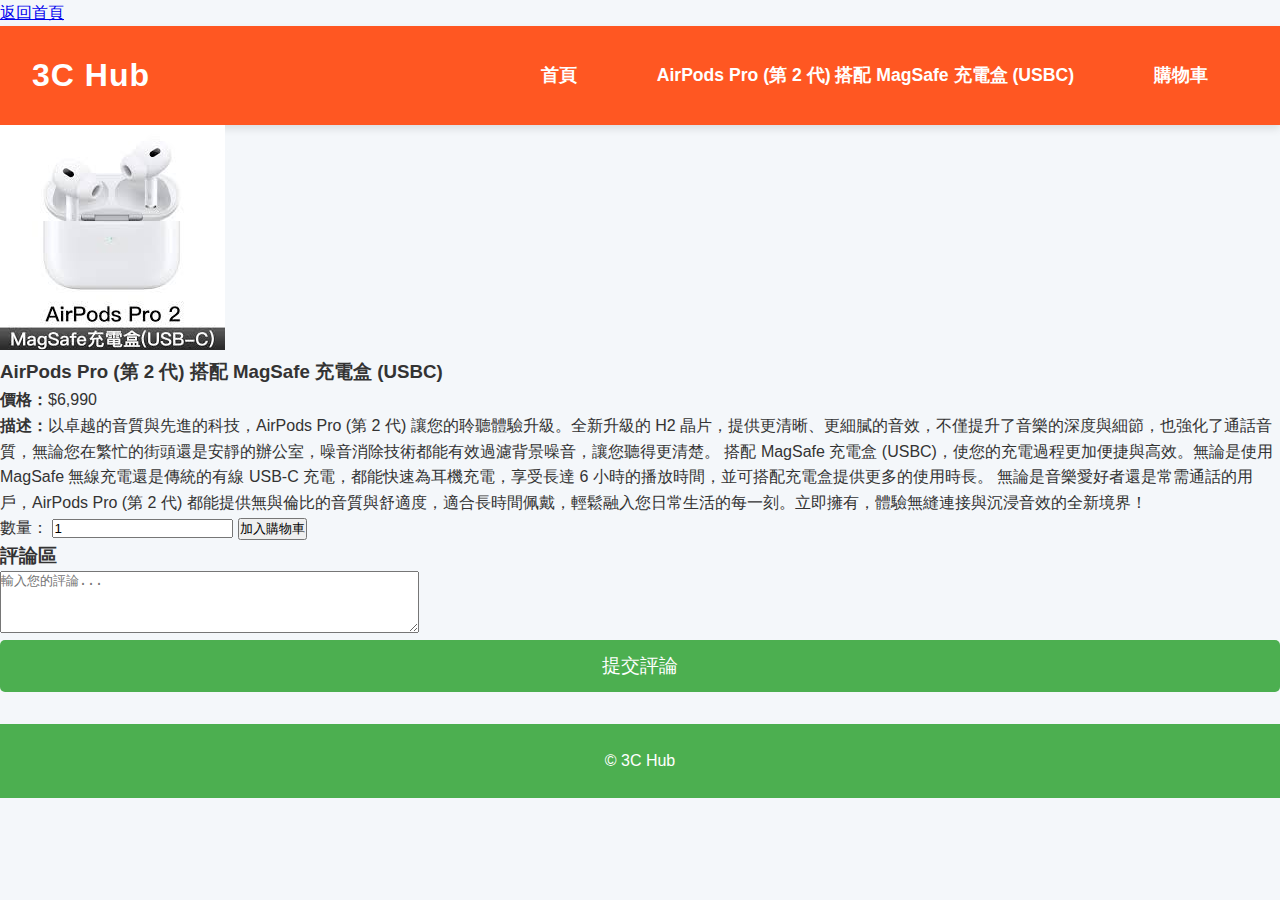
<file: project/product5.html>
<!DOCTYPE html>
<html lang="zh">
<head>
    <meta charset="UTF-8">
    <meta name="viewport" content="width=device-width, initial-scale=1.0">
    <title>iPhone 16 Pro Max 詳細頁面</title>
    <link rel="stylesheet" href="style.css">
    <a href="index.html">返回首頁</a>
    <script>
        // 註冊評論
        function submitComment() {
            const commentInput = document.getElementById("commentInput");
            const commentList = document.getElementById("commentList");
            const newComment = commentInput.value.trim();

            if (newComment) {
                const li = document.createElement("li");
                li.textContent = newComment;
                commentList.appendChild(li);
                commentInput.value = "";
            } else {
                alert("請輸入評論內容！");
            }
        }
    </script>
</head>
<body>
    <header>
        <nav class="navbar">
            <div class="logo">3C Hub</div>
            <ul class="nav-links">
                <li><a href="index.html">首頁</a></li>
                <li><a href="product5.html">AirPods Pro (第 2 代) 搭配 MagSafe 充電盒 (USBC)</a></li>
                <li><a href="cart.html">購物車</a></li>
            </ul>
        </nav>
    </header>

    <main>
        <section class="product-detail">
            <a href="product5.html">
                <img src="messageImage_1735574620354.jpg" alt="AirPods Pro 2nd Gen">
                </a>
                <h3>AirPods Pro (第 2 代) 搭配 MagSafe 充電盒 (USBC)</h3>
                <p><strong>價格：</strong>$6,990</p>
                <p><strong>描述：</strong>以卓越的音質與先進的科技，AirPods Pro (第 2 代) 讓您的聆聽體驗升級。全新升級的 H2 晶片，提供更清晰、更細膩的音效，不僅提升了音樂的深度與細節，也強化了通話音質，無論您在繁忙的街頭還是安靜的辦公室，噪音消除技術都能有效過濾背景噪音，讓您聽得更清楚。

                    搭配 MagSafe 充電盒 (USBC)，使您的充電過程更加便捷與高效。無論是使用 MagSafe 無線充電還是傳統的有線 USB-C 充電，都能快速為耳機充電，享受長達 6 小時的播放時間，並可搭配充電盒提供更多的使用時長。
                    
                    無論是音樂愛好者還是常需通話的用戶，AirPods Pro (第 2 代) 都能提供無與倫比的音質與舒適度，適合長時間佩戴，輕鬆融入您日常生活的每一刻。立即擁有，體驗無縫連接與沉浸音效的全新境界！</p>
                <label for="quantity-5">數量：</label>
                <input type="number" id="quantity-5" min="1" value="1">
                <button onclick="addToCart('AirPods Pro (第 2 代) 搭配 MagSafe 充電盒 (USBC)', 6990, 'quantity-5')">加入購物車</button>
        </section>

        <section class="comments-section">
            <h3>評論區</h3>
            <textarea id="commentInput" placeholder="輸入您的評論..." rows="4" cols="50"></textarea><br>
            <button class="btn" onclick="submitComment()">提交評論</button>
            <ul id="commentList">
                <!-- 註冊的評論會顯示在這裡 -->
            </ul>
        </section>
    </main>

    <footer>
        <p>&copy; 3C Hub</p>
    </footer>
</body>
</html>
</file>
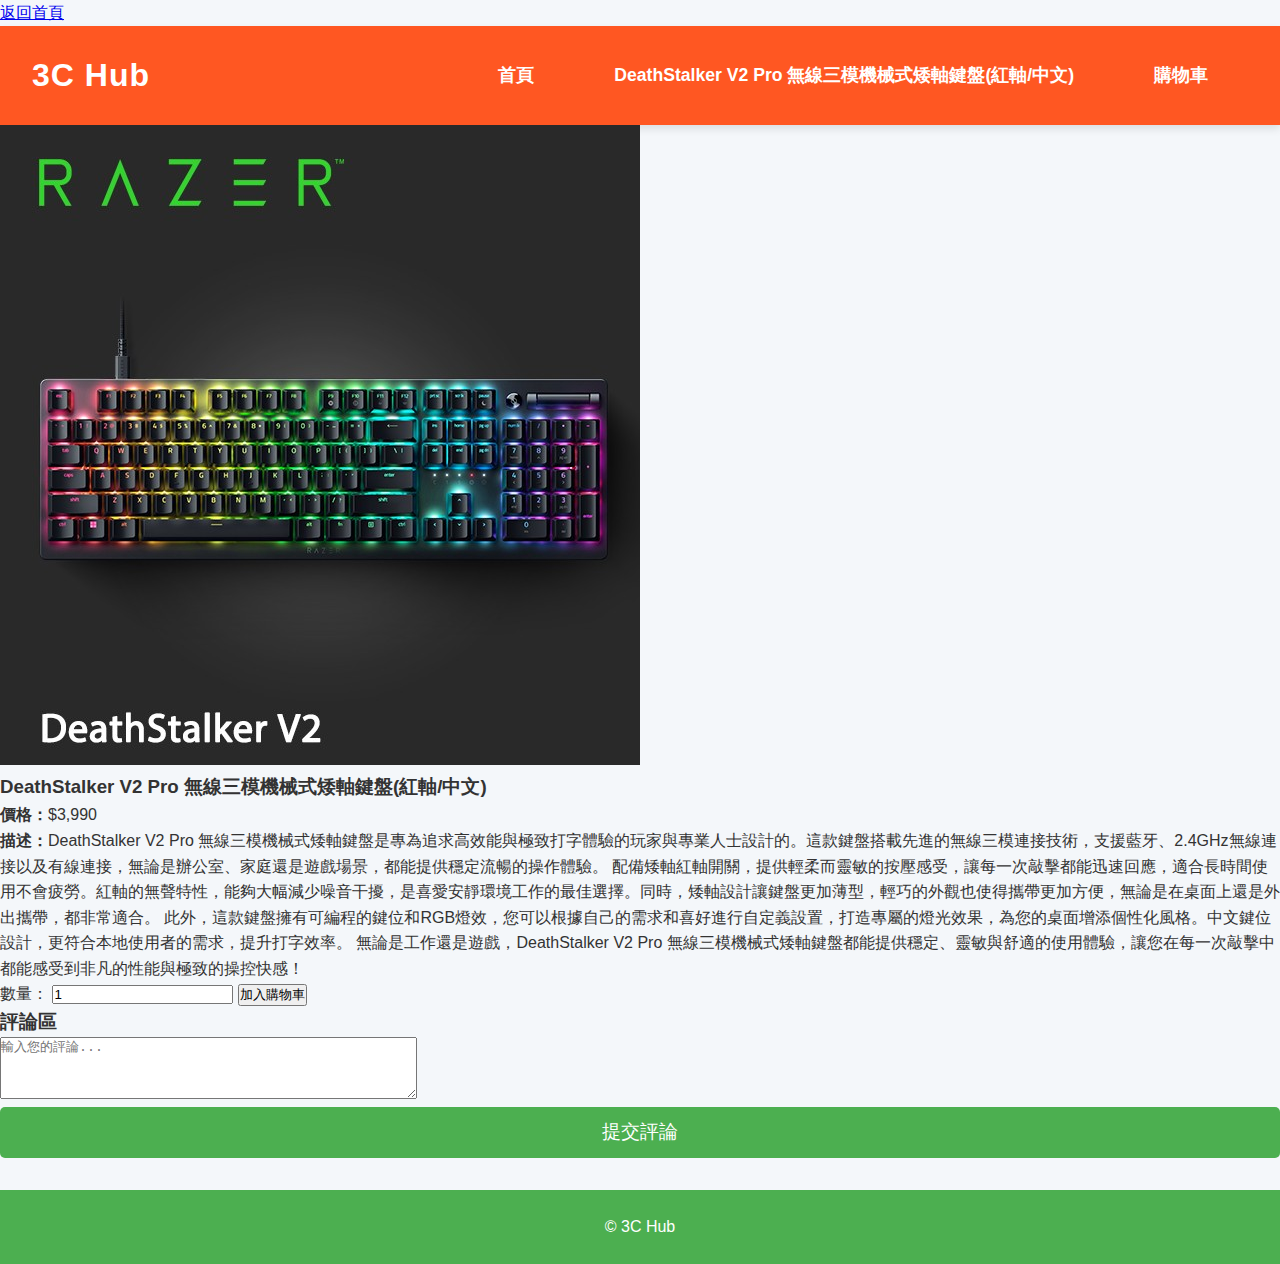
<file: project/product6.html>
<!DOCTYPE html>
<html lang="zh">
<head>
    <meta charset="UTF-8">
    <meta name="viewport" content="width=device-width, initial-scale=1.0">
    <title>iPhone 16 Pro Max 詳細頁面</title>
    <link rel="stylesheet" href="style.css">
    <a href="index.html">返回首頁</a>
    <script>
        // 註冊評論
        function submitComment() {
            const commentInput = document.getElementById("commentInput");
            const commentList = document.getElementById("commentList");
            const newComment = commentInput.value.trim();

            if (newComment) {
                const li = document.createElement("li");
                li.textContent = newComment;
                commentList.appendChild(li);
                commentInput.value = "";
            } else {
                alert("請輸入評論內容！");
            }
        }
    </script>
</head>
<body>
    <header>
        <nav class="navbar">
            <div class="logo">3C Hub</div>
            <ul class="nav-links">
                <li><a href="index.html">首頁</a></li>
                <li><a href="product6.html">DeathStalker V2 Pro 無線三模機械式矮軸鍵盤(紅軸/中文)</a></li>
                <li><a href="cart.html">購物車</a></li>
            </ul>
        </nav>
    </header>

    <main>
        <section class="product-detail">
            <a href="product6.html">
                <img src="messageImage_1735574896942.jpg" alt="DeathStalker V2 Pro">
                </a> 
                <h3>DeathStalker V2 Pro 無線三模機械式矮軸鍵盤(紅軸/中文)</h3>
                <p><strong>價格：</strong>$3,990</p>
                <p><strong>描述：</strong>DeathStalker V2 Pro 無線三模機械式矮軸鍵盤是專為追求高效能與極致打字體驗的玩家與專業人士設計的。這款鍵盤搭載先進的無線三模連接技術，支援藍牙、2.4GHz無線連接以及有線連接，無論是辦公室、家庭還是遊戲場景，都能提供穩定流暢的操作體驗。

                    配備矮軸紅軸開關，提供輕柔而靈敏的按壓感受，讓每一次敲擊都能迅速回應，適合長時間使用不會疲勞。紅軸的無聲特性，能夠大幅減少噪音干擾，是喜愛安靜環境工作的最佳選擇。同時，矮軸設計讓鍵盤更加薄型，輕巧的外觀也使得攜帶更加方便，無論是在桌面上還是外出攜帶，都非常適合。
                    
                    此外，這款鍵盤擁有可編程的鍵位和RGB燈效，您可以根據自己的需求和喜好進行自定義設置，打造專屬的燈光效果，為您的桌面增添個性化風格。中文鍵位設計，更符合本地使用者的需求，提升打字效率。
                    
                    無論是工作還是遊戲，DeathStalker V2 Pro 無線三模機械式矮軸鍵盤都能提供穩定、靈敏與舒適的使用體驗，讓您在每一次敲擊中都能感受到非凡的性能與極致的操控快感！
                    
                    </p>
                <label for="quantity-6">數量：</label>
                <input type="number" id="quantity-6" min="1" value="1">
                <button onclick="addToCart('DeathStalker V2 Pro 無線三模機械式矮軸鍵盤(紅軸/中文)', 3990, 'quantity-6')">加入購物車</button>
        </section>

        <section class="comments-section">
            <h3>評論區</h3>
            <textarea id="commentInput" placeholder="輸入您的評論..." rows="4" cols="50"></textarea><br>
            <button class="btn" onclick="submitComment()">提交評論</button>
            <ul id="commentList">
                <!-- 註冊的評論會顯示在這裡 -->
            </ul>
        </section>
    </main>

    <footer>
        <p>&copy; 3C Hub</p>
    </footer>
</body>
</html>
</file>
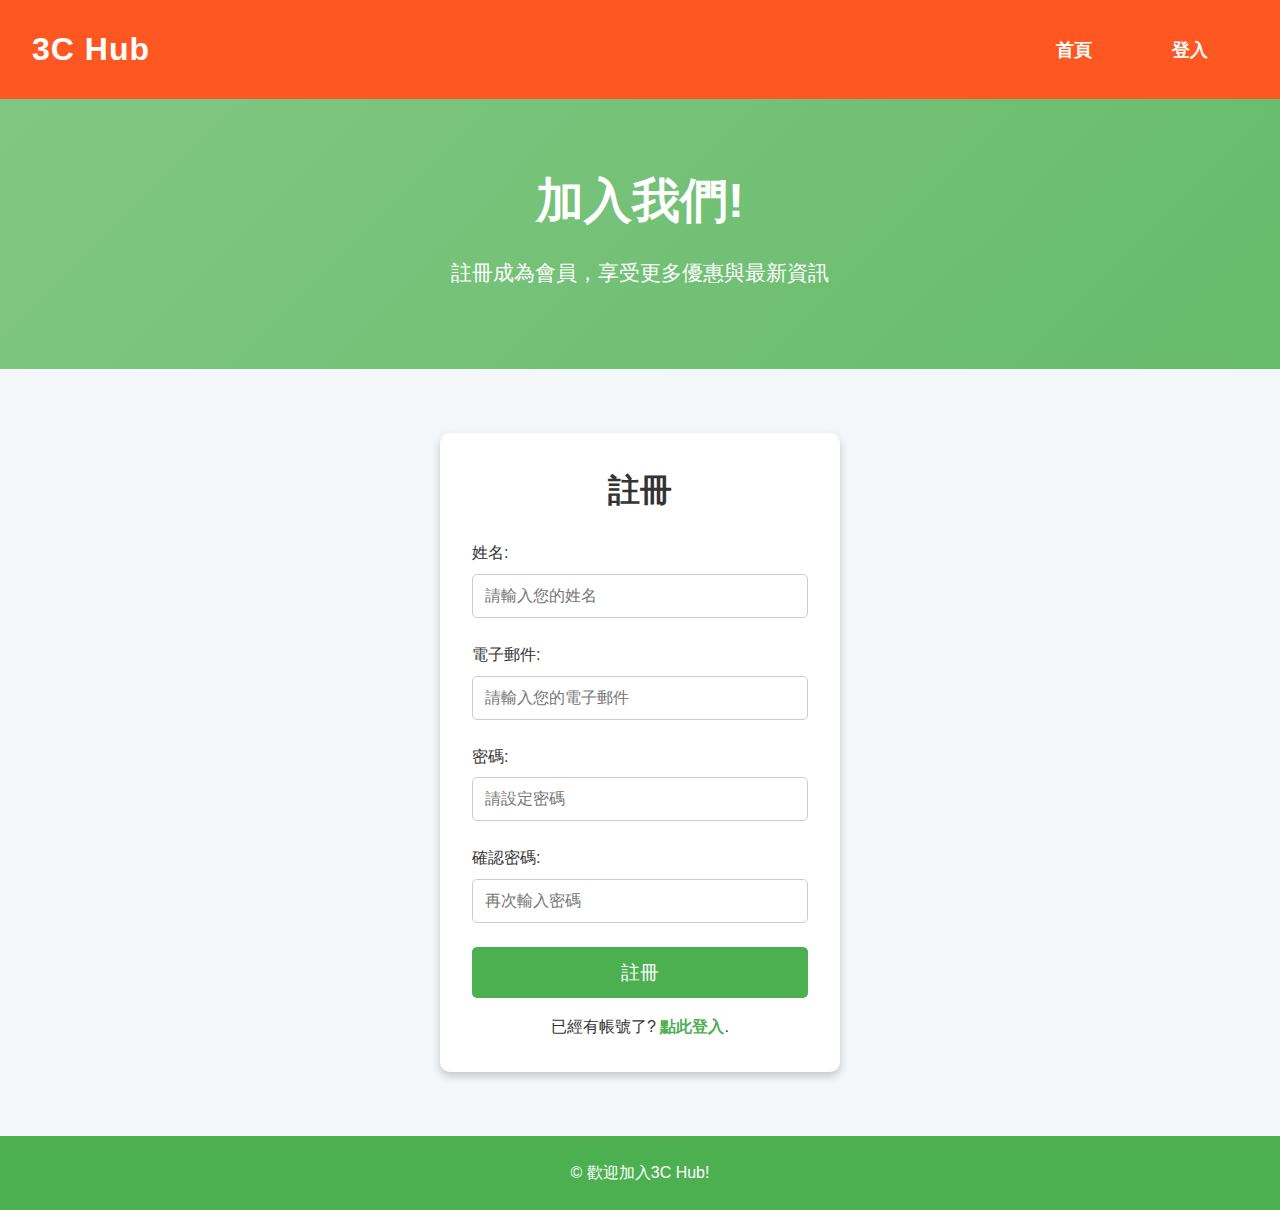
<file: project/register.html>
<!DOCTYPE html>
<html lang="en">
<head>
    <meta charset="UTF-8">
    <meta name="viewport" content="width=device-width, initial-scale=1.0">
    <title>Register - 3C Hub</title>
    <link rel="stylesheet" href="style.css">
</head>
<body>
    <header>
        <nav class="navbar">
            <div class="logo">3C Hub</div>
            <ul class="nav-links">
                <li><a href="index.html">首頁</a></li>
                <li><a href="login.html">登入</a></li>
            </ul>
        </nav>
    </header>

    <main>
        <section class="login-hero">
            <h1>加入我們!</h1>
            <p>註冊成為會員，享受更多優惠與最新資訊</p>
        </section>

        <section class="login-card">
            <div class="card">
                <h2>註冊</h2>
                <form action="welcome.html" method="POST" class="login-form">
                    <div class="form-group">
                        <label for="name">姓名:</label>
                        <input type="text" id="name" name="name" placeholder="請輸入您的姓名" required>
                    </div>
                    <div class="form-group">
                        <label for="email">電子郵件:</label>
                        <input type="email" id="email" name="email" placeholder="請輸入您的電子郵件" required>
                    </div>
                    <div class="form-group">
                        <label for="password">密碼:</label>
                        <input type="password" id="password" name="password" placeholder="請設定密碼" required>
                    </div>
                    <div class="form-group">
                        <label for="confirm-password">確認密碼:</label>
                        <input type="password" id="confirm-password" name="confirm-password" placeholder="再次輸入密碼" required>
                    </div>
                    <button type="submit" class="btn">註冊</button>
                </form>
                <p class="signup-link">已經有帳號了? <a href="login.html">點此登入</a>.</p>
            </div>
        </section>
    </main>

    <footer>
        <p>&copy; 歡迎加入3C Hub!</p>
    </footer>
</body>
</html>
</file>
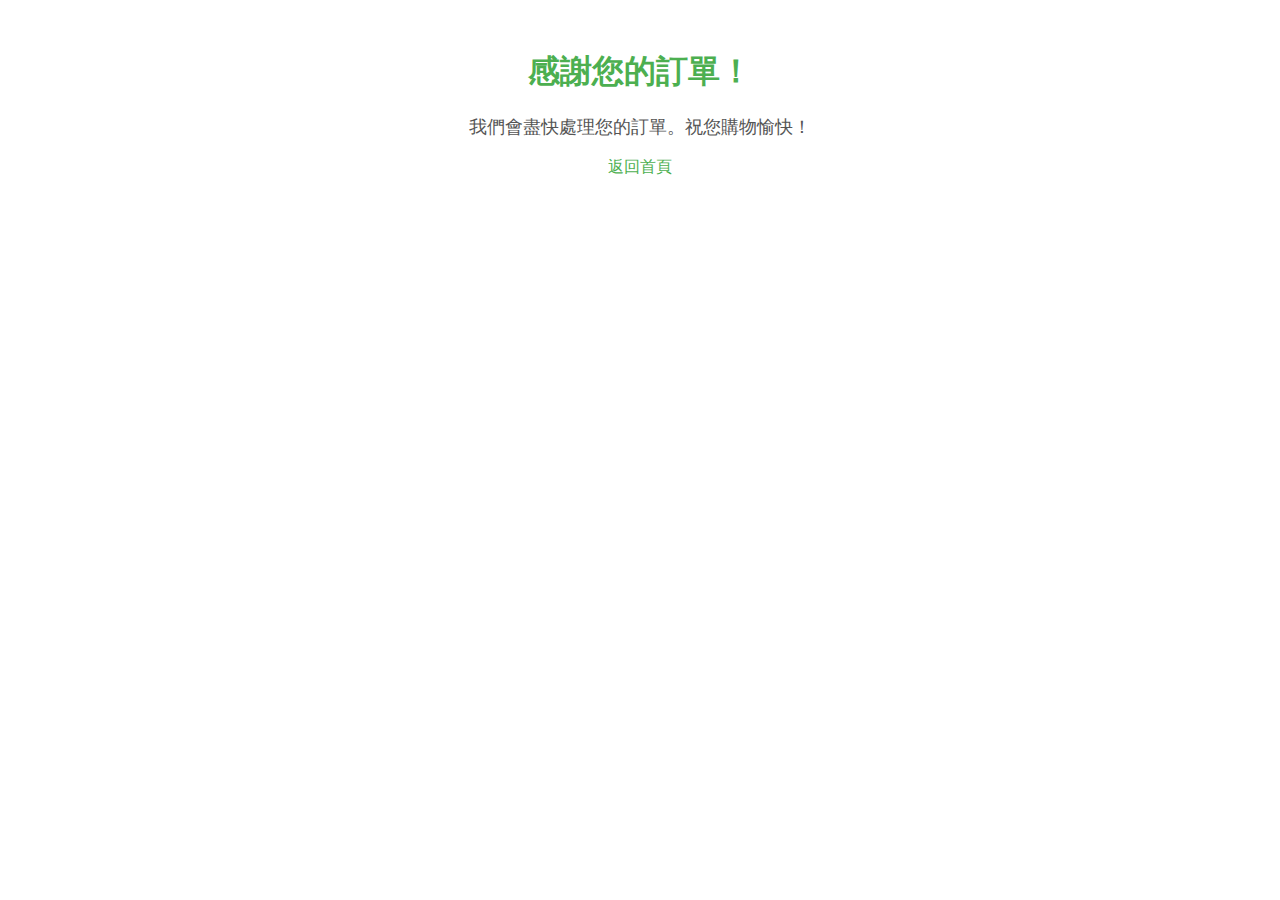
<file: project/thankyou.html>
<!DOCTYPE html>
<html lang="en">
<head>
    <meta charset="UTF-8">
    <meta name="viewport" content="width=device-width, initial-scale=1.0">
    <title>感謝您的購買 - 3C Hub</title>
    <style>
        body {
            font-family: Arial, sans-serif;
            text-align: center;
            margin: 50px;
        }
        h1 {
            color: #4caf50;
        }
        p {
            font-size: 18px;
            color: #555;
        }
        a {
            color: #4caf50;
            text-decoration: none;
            font-size: 16px;
        }
        a:hover {
            text-decoration: underline;
        }
    </style>
</head>
<body>
    <h1>感謝您的訂單！</h1>
    <p>我們會盡快處理您的訂單。祝您購物愉快！</p>
    <a href="index.html">返回首頁</a>
</body>
</html>
</file>
<file: project/style.css>
/* 通用樣式 */
* {
    margin: 0;
    padding: 0;
    box-sizing: border-box;
}

body {
    font-family: 'Arial', sans-serif;
    line-height: 1.6;
    background-color: #f4f7fa;
    color: #333;
}

/* Navbar */
.navbar {
    display: flex;
    justify-content: space-between;
    align-items: center;
    padding: 1.5rem 2rem;
    background-color: #ff5722;
    color: #fff;
    box-shadow: 0 4px 8px rgba(0, 0, 0, 0.1);
}

.navbar .logo {
    font-size: 2rem;
    font-weight: bold;
    letter-spacing: 1px;
    color: #ffffff;
}

.nav-links {
    list-style: none;
    display: flex;
    margin: 0;
    padding: 0;
}

.nav-links li {
    margin: 0 1.5rem;
}

.nav-links a {
    text-decoration: none;
    color: #fff;
    font-weight: bold;
    font-size: 1.1rem;
    padding: 0.5rem 1rem;
    transition: color 0.3s ease, transform 0.3s ease;
}

.nav-links a:hover {
    color: #ffeb3b;
    transform: scale(1.1);
}

/* Hero Section */
.hero {
    text-align: center;
    padding: 6rem 2rem;
    background: linear-gradient(135deg, #4caf50, #8bc34a);
    color: #fff;
    border-bottom: 5px solid #ff9800;
    animation: fadeIn 2s ease-in-out;
}

.hero h1 {
    font-size: 3rem;
    margin-bottom: 1.5rem;
    letter-spacing: 2px;
    text-shadow: 2px 2px 5px rgba(0, 0, 0, 0.3);
}

.hero .btn {
    display: inline-block;
    padding: 1rem 3rem;
    font-size: 1.3rem;
    background-color: #ff9800;
    color: #fff;
    border-radius: 50px;
    text-decoration: none;
    cursor: pointer;
    transition: background-color 0.3s ease, transform 0.3s ease;
}

.hero .btn:hover {
    background-color: #f57c00;
    transform: translateY(-3px);
}

/* 產品區塊 */
.products-section {
    padding: 5rem 2rem;
    text-align: center;
    background-color: #ffffff;
}

.products-section h2 {
    font-size: 2.5rem;
    margin-bottom: 2.5rem;
    font-weight: bold;
    color: #333;
    text-shadow: 1px 1px 3px rgba(0, 0, 0, 0.1);
}

.product-grid {
    display: grid;
    grid-template-columns: repeat(auto-fill, minmax(280px, 1fr));
    gap: 2rem;
}

.product {
    background-color: #fff;
    padding: 2rem;
    border: 1px solid #ddd;
    border-radius: 8px;
    text-align: center;
    box-shadow: 0 4px 8px rgba(0, 0, 0, 0.1);
    transition: box-shadow 0.3s ease, transform 0.3s ease;
    animation: slideUp 1s ease-in-out;
}

.product:hover {
    box-shadow: 0 8px 16px rgba(0, 0, 0, 0.2);
    transform: translateY(-5px);
}

.product img {
    width: 100%;
    height: 250px;
    object-fit: cover;
    margin-bottom: 1.5rem;
    border-radius: 8px;
    transition: transform 0.3s ease, filter 0.3s ease;
}

.product img:hover {
    transform: scale(1.1);
    filter: brightness(1.2);
}

.product h3 {
    font-size: 1.6rem;
    margin-bottom: 1rem;
    color: #333;
    font-weight: bold;
}

.product p {
    font-size: 1.2rem;
    margin-bottom: 1rem;
    color: #888;
}

.product .btn {
    padding: 0.8rem 1.5rem;
    background-color: #2196f3;
    color: #fff;
    border: none;
    border-radius: 30px;
    cursor: pointer;
    font-size: 1.1rem;
    transition: background-color 0.3s ease, transform 0.3s ease;
    margin-top: 1rem;
    width: 100%;
}

.product .btn:hover {
    background-color: #1976d2;
    transform: scale(1.05);
}

/* 特效動畫 */
@keyframes fadeIn {
    from {
        opacity: 0;
    }
    to {
        opacity: 1;
    }
}

@keyframes slideUp {
    from {
        transform: translateY(50px);
        opacity: 0;
    }
    to {
        transform: translateY(0);
        opacity: 1;
    }
}

/* About Section */
.about-section {
    padding: 5rem 2rem;
    text-align: center;
    background-color: #ffe0b2;
}

.about-section h2 {
    font-size: 2.5rem;
    margin-bottom: 2rem;
    font-weight: bold;
    color: #333;
}

.about-section p {
    font-size: 1.2rem;
    line-height: 1.8;
    max-width: 900px;
    margin: 0 auto;
    color: #555;
}

/* 購物車頁面 */
.cart-section {
    padding: 5rem 2rem;
    text-align: center;
    background-color: #f0f4c3;
}

.cart-section h1 {
    font-size: 2.5rem;
    margin-bottom: 2rem;
    font-weight: bold;
    color: #333;
}

.cart-item {
    display: flex;
    justify-content: space-between;
    align-items: center;
    padding: 1.5rem;
    border: 1px solid #ddd;
    border-radius: 8px;
    margin-bottom: 1.5rem;
    background-color: #ffffff;
    box-shadow: 0 2px 4px rgba(0, 0, 0, 0.1);
}

.cart-item:hover {
    background-color: #ffecb3;
    transform: translateY(-3px);
    transition: all 0.3s ease;
}

/* 頁腳 */
footer {
    text-align: center;
    padding: 2rem;
    background-color: #607d8b;
    color: #fff;
}

footer p {
    font-size: 1rem;
}

/* 按鈕樣式 */
.btn {
    padding: 0.75rem 2rem;
    font-size: 1.2rem;
    background-color: #9c27b0;
    color: #fff;
    border: none;
    border-radius: 30px;
    cursor: pointer;
    text-decoration: none;
    display: inline-block;
    transition: background-color 0.3s ease, transform 0.3s ease;
}

.btn:hover {
    background-color: #7b1fa2;
    transform: scale(1.1);
}

/* Hero Section */
.login-hero {
    text-align: center;
    padding: 4rem 2rem;
    background: linear-gradient(135deg, #81C784, #66BB6A);
    color: #fff;
    margin-bottom: 2rem;
}

.login-hero h1 {
    font-size: 3rem;
    margin-bottom: 1rem;
}

.login-hero p {
    font-size: 1.3rem;
    margin-bottom: 1rem;
}

/* Login Card Section */
.login-card {
    display: flex;
    justify-content: center;
    align-items: center;
    padding: 2rem;
}

.card {
    background-color: #fff;
    width: 100%;
    max-width: 400px;
    padding: 2rem;
    border-radius: 10px;
    box-shadow: 0 4px 8px rgba(0, 0, 0, 0.2);
    animation: fadeIn 0.8s ease;
}

.card h2 {
    text-align: center;
    font-size: 2rem;
    margin-bottom: 1.5rem;
    color: #333;
}

.form-group {
    margin-bottom: 1.5rem;
}

.form-group label {
    display: block;
    font-size: 1rem;
    margin-bottom: 0.5rem;
}

.form-group input {
    width: 100%;
    padding: 0.75rem;
    font-size: 1rem;
    border: 1px solid #ccc;
    border-radius: 5px;
    outline: none;
    transition: border-color 0.3s ease;
}

.form-group input:focus {
    border-color: #4CAF50;
}

.btn {
    display: block;
    width: 100%;
    padding: 0.8rem;
    font-size: 1.2rem;
    color: #fff;
    background-color: #4CAF50;
    border: none;
    border-radius: 5px;
    cursor: pointer;
    transition: background-color 0.3s ease;
}

.btn:hover {
    background-color: #388E3C;
}

.signup-link {
    text-align: center;
    margin-top: 1rem;
    font-size: 1rem;
}

.signup-link a {
    color: #4CAF50;
    text-decoration: none;
    font-weight: bold;
}

.signup-link a:hover {
    text-decoration: underline;
}

/* Footer */
footer {
    text-align: center;
    padding: 1.5rem;
    background-color: #4CAF50;
    color: #fff;
    margin-top: 2rem;
}

/* Animation */
@keyframes fadeIn {
    from {
        opacity: 0;
        transform: scale(0.9);
    }
    to {
        opacity: 1;
        transform: scale(1);
    }
}
</file>
